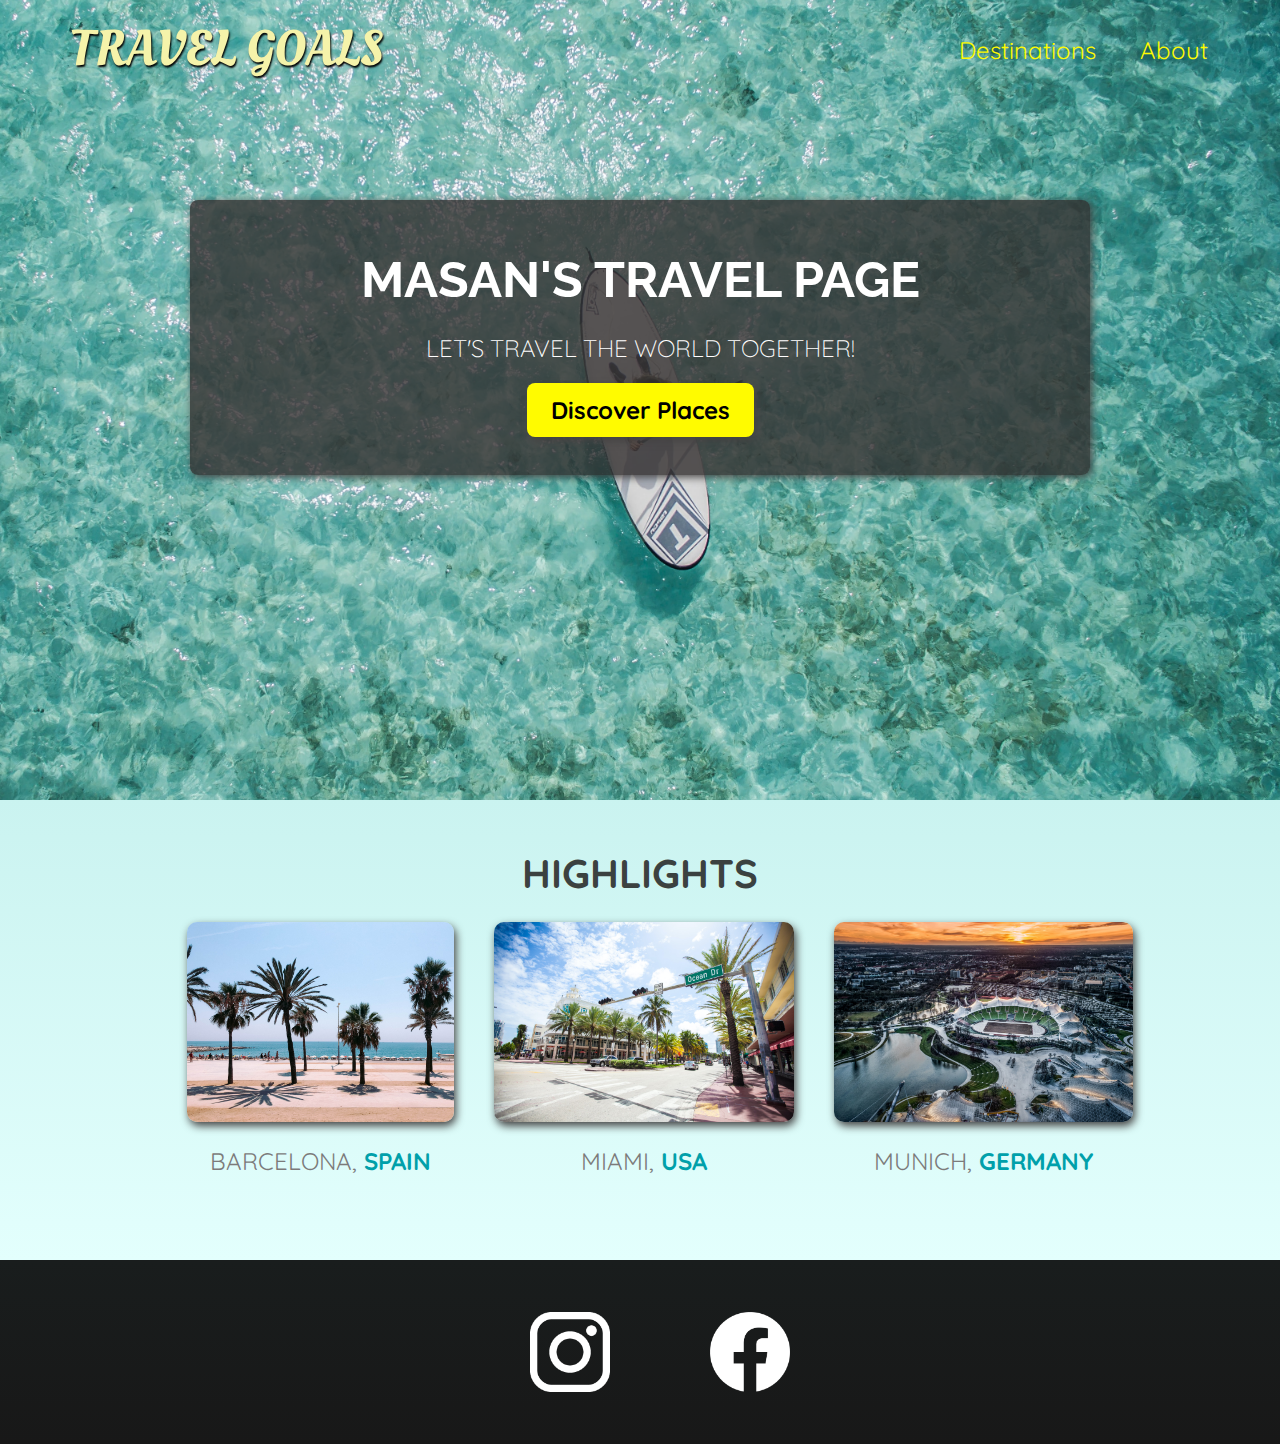
<file: index.html>
<!DOCTYPE html>
<html lang="en">
  <head>
    <meta charset="UTF-8" />
    <title>Travel Goals</title>
    <link rel="stylesheet" href="assets/css/shared.css" />
    <link rel="stylesheet" href="assets/css/style.css" />
    <link
      href="https://fonts.googleapis.com/css2?family=Raleway:wght@700&family=Oleo+Script:wght@700&family=Quicksand:wght@300;500;700&display=swap"
      rel="stylesheet"
    />
  </head>
  <body>
    <header>
      <div id="page-logo">
        <a href="/index.html">Travel Goals</a>
      </div>
      <nav>
        <ul>
          <li><a href="/places.html">Destinations</a></li>
          <li><a href="">About</a></li>
        </ul>
      </nav>
    </header>
    <main>
      <section id="hero">
        <div id="hero-content">
          <h1>Masan's Travel Page</h1>
          <p>Let's Travel The World Together!</p>
          <a href="#">Discover Places</a>
        </div>
      </section>
      <section id="highlights">
        <h2>Highlights</h2>
        <ul id="destinations">
          <li class="destination">
            <img src="/assets/img/places/barcelona.jpg" alt="Barcelona Beach" />
            <p>Barcelona, <strong>Spain</strong></p>
          </li>
          <li class="destination">
            <img src="/assets/img/places/miami.jpg" alt="Miami Road" />
            <p>Miami, <strong>USA</strong></p>
          </li>
          <li class="destination">
            <img src="/assets/img/places/munich.jpg" alt="Munich Stadium" />
            <p>Munich, <strong>Germany</strong></p>
          </li>
        </ul>
      </section>
    </main>
    <footer>
      <ul>
        <li>
          <a href="https://instagram.com"
            ><img src="/assets/img/icons/insta.png" alt="instagram"
          /></a>
        </li>
        <li>
          <a href="https://facebook.com">
            <img src="/assets/img/icons/facebook.png" alt="facebook" />
          </a>
        </li>
      </ul>
    </footer>
  </body>
</html>
</file>
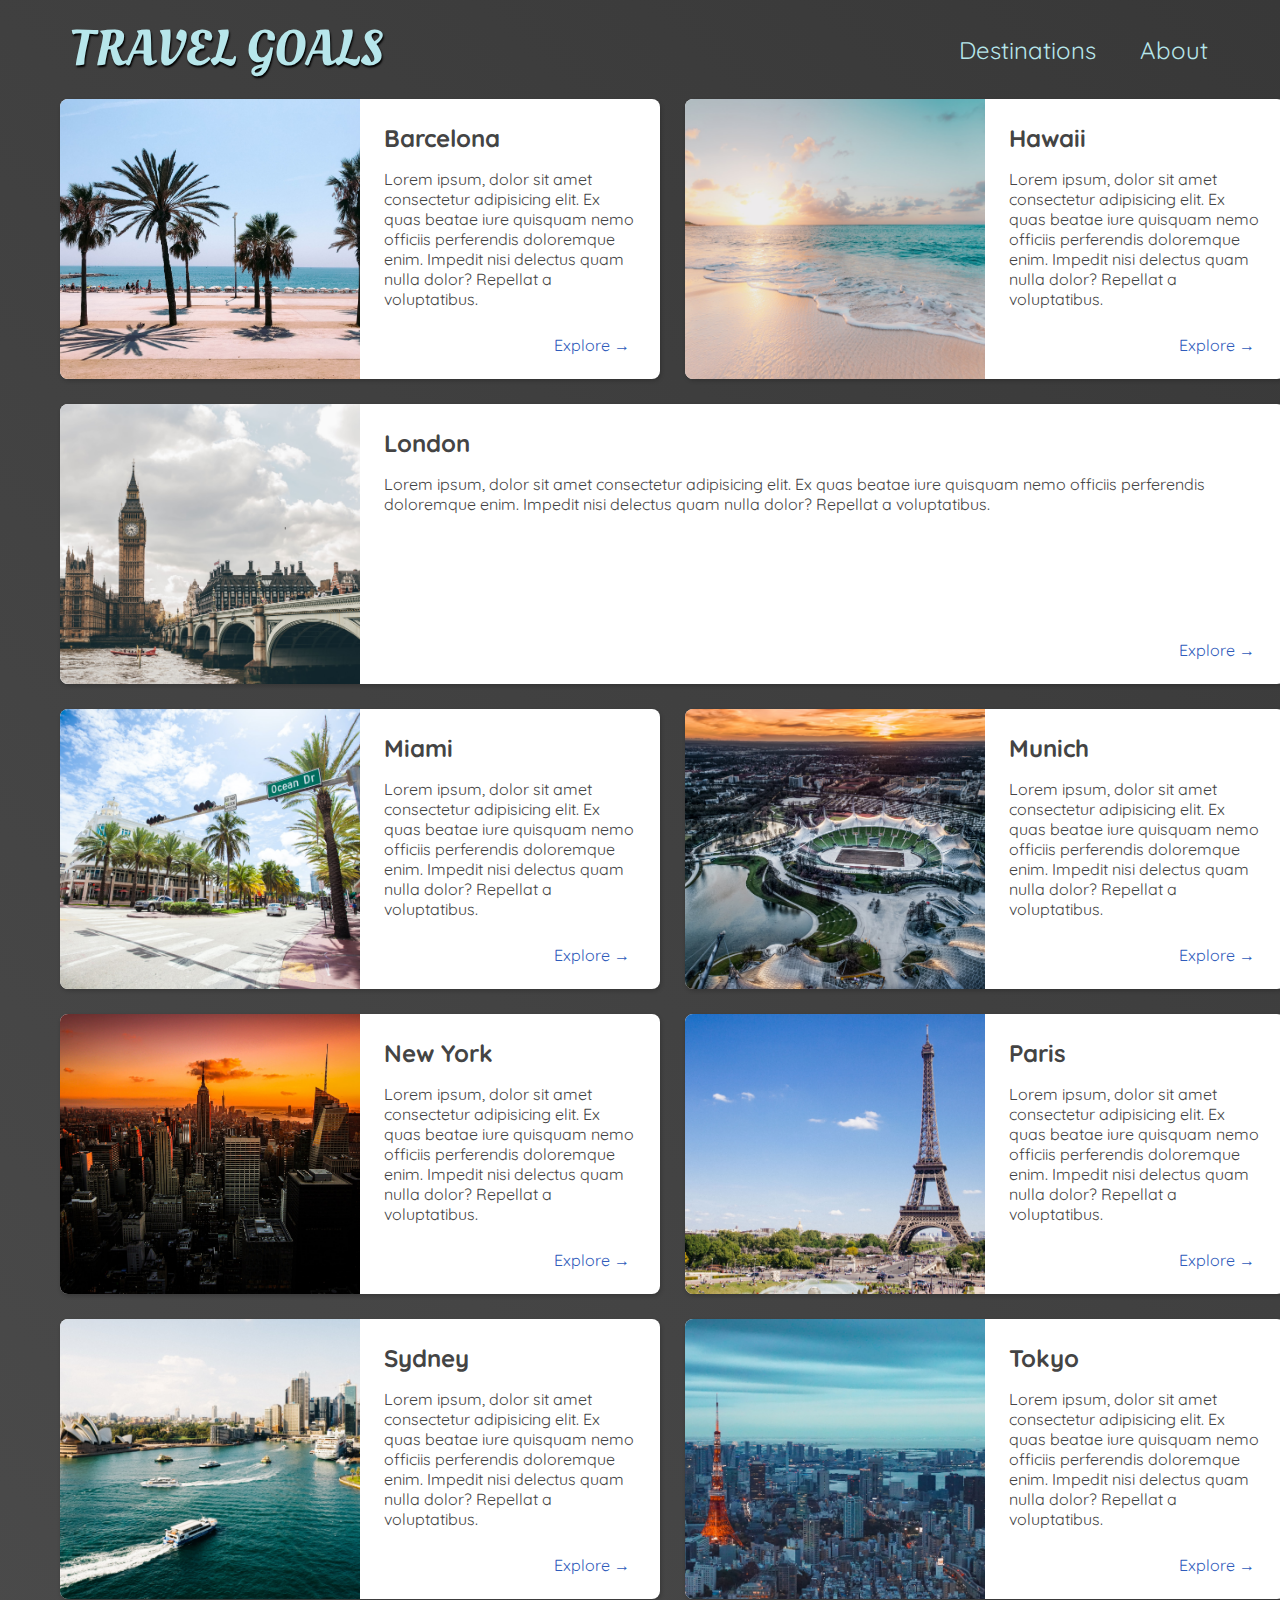
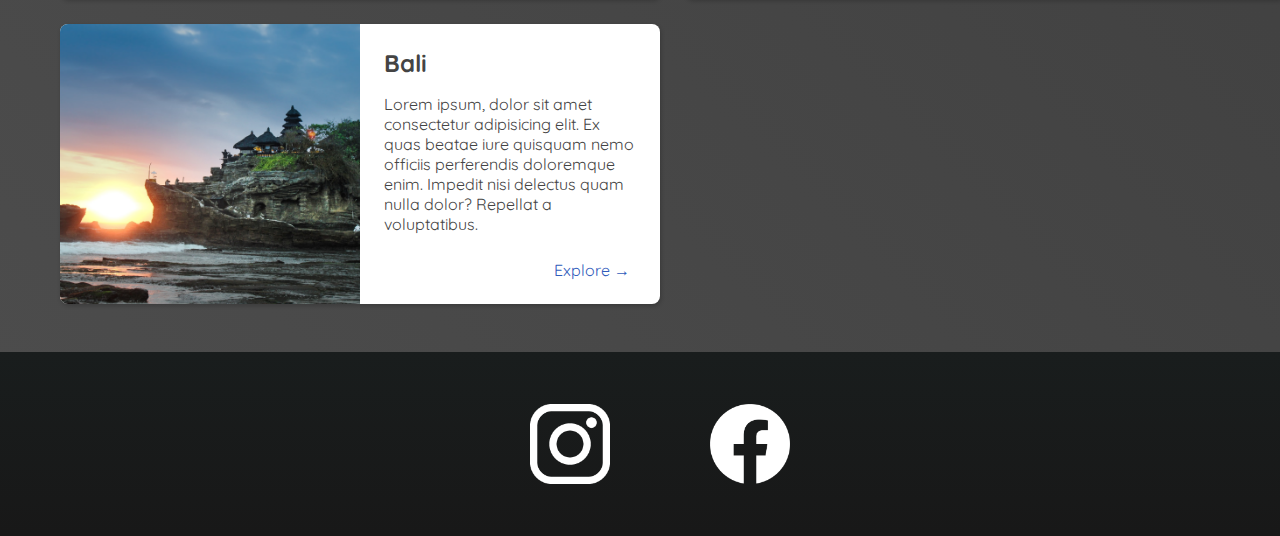
<file: places.html>
<!DOCTYPE html>
<html lang="en">
  <head>
    <meta charset="UTF-8" />
    <title>Travel Goals</title>
    <link rel="stylesheet" href="assets/css/shared.css" />
    <link rel="stylesheet" href="assets/css/places.css" />
    <link
      href="https://fonts.googleapis.com/css2?family=Raleway:wght@700&family=Oleo+Script:wght@700&family=Quicksand:wght@300;500;700&display=swap"
      rel="stylesheet"
    />
  </head>
  <body>
    <header>
      <div id="page-logo">
        <a href="/index.html">Travel Goals</a>
      </div>
      <nav>
        <ul>
          <li><a href="/places.html">Destinations</a></li>
          <li><a href="">About</a></li>
        </ul>
      </nav>
    </header>
    <main>
      <ul>
        <li>
          <img
            src="/assets/img/places/barcelona.jpg"
            alt="Beach of Barcelona"
          />
          <div class="item-contents">
            <div class="description">
              <h2>Barcelona</h2>
              <p>
                Lorem ipsum, dolor sit amet consectetur adipisicing elit. Ex
                quas beatae iure quisquam nemo officiis perferendis doloremque
                enim. Impedit nisi delectus quam nulla dolor? Repellat a
                voluptatibus.
              </p>
            </div>
            <div class="actions">
              <a href="https://en.wikipedia.org/wiki/Barcelona"
                >Explore &rarr;</a
              >
            </div>
          </div>
        </li>
        <li>
          <img src="/assets/img/places/hawaii.jpg" alt="Hawaii Beach" />
          <div class="item-contents">
            <div class="description">
              <h2>Hawaii</h2>
              <p>
                Lorem ipsum, dolor sit amet consectetur adipisicing elit. Ex
                quas beatae iure quisquam nemo officiis perferendis doloremque
                enim. Impedit nisi delectus quam nulla dolor? Repellat a
                voluptatibus.
              </p>
            </div>
            <div class="actions">
              <a href="https://en.wikipedia.org/wiki/Hawaii">Explore &rarr;</a>
            </div>
          </div>
        </li>
        <li>
          <img src="/assets/img/places/london.jpg" alt="London City" />
          <div class="item-contents">
            <div class="description">
              <h2>London</h2>
              <p>
                Lorem ipsum, dolor sit amet consectetur adipisicing elit. Ex
                quas beatae iure quisquam nemo officiis perferendis doloremque
                enim. Impedit nisi delectus quam nulla dolor? Repellat a
                voluptatibus.
              </p>
            </div>
            <div class="actions">
              <a href="https://en.wikipedia.org/wiki/London">Explore &rarr;</a>
            </div>
          </div>
        </li>
        <li>
          <img src="/assets/img/places/miami.jpg" alt="Miami Streets" />
          <div class="item-contents">
            <div class="description">
              <h2>Miami</h2>
              <p>
                Lorem ipsum, dolor sit amet consectetur adipisicing elit. Ex
                quas beatae iure quisquam nemo officiis perferendis doloremque
                enim. Impedit nisi delectus quam nulla dolor? Repellat a
                voluptatibus.
              </p>
            </div>
            <div class="actions">
              <a href="https://en.wikipedia.org/wiki/Miami">Explore &rarr;</a>
            </div>
          </div>
        </li>
        <li>
          <img
            src="/assets/img/places/munich.jpg"
            alt="Munich Football Stadium"
          />
          <div class="item-contents">
            <div class="description">
              <h2>Munich</h2>
              <p>
                Lorem ipsum, dolor sit amet consectetur adipisicing elit. Ex
                quas beatae iure quisquam nemo officiis perferendis doloremque
                enim. Impedit nisi delectus quam nulla dolor? Repellat a
                voluptatibus.
              </p>
            </div>
            <div class="actions">
              <a href="https://en.wikipedia.org/wiki/Munich">Explore &rarr;</a>
            </div>
          </div>
        </li>
        <li>
          <img
            src="/assets/img/places/new-york-city.jpg"
            alt="New York City Skyline"
          />
          <div class="item-contents">
            <div class="description">
              <h2>New York</h2>
              <p>
                Lorem ipsum, dolor sit amet consectetur adipisicing elit. Ex
                quas beatae iure quisquam nemo officiis perferendis doloremque
                enim. Impedit nisi delectus quam nulla dolor? Repellat a
                voluptatibus.
              </p>
            </div>
            <div class="actions">
              <a href="https://en.wikipedia.org/wiki/New_York_City"
                >Explore &rarr;</a
              >
            </div>
          </div>
        </li>
        <li>
          <img src="/assets/img/places/paris.jpg" alt="Paris City" />
          <div class="item-contents">
            <div class="description">
              <h2>Paris</h2>
              <p>
                Lorem ipsum, dolor sit amet consectetur adipisicing elit. Ex
                quas beatae iure quisquam nemo officiis perferendis doloremque
                enim. Impedit nisi delectus quam nulla dolor? Repellat a
                voluptatibus.
              </p>
            </div>
            <div class="actions">
              <a href="https://en.wikipedia.org/wiki/Paris">Explore &rarr;</a>
            </div>
          </div>
        </li>
        <li>
          <img src="/assets/img/places/sydney.jpg" alt="Sydney Beach" />
          <div class="item-contents">
            <div class="description">
              <h2>Sydney</h2>
              <p>
                Lorem ipsum, dolor sit amet consectetur adipisicing elit. Ex
                quas beatae iure quisquam nemo officiis perferendis doloremque
                enim. Impedit nisi delectus quam nulla dolor? Repellat a
                voluptatibus.
              </p>
            </div>
            <div class="actions">
              <a href="https://en.wikipedia.org/wiki/Sydney">Explore &rarr;</a>
            </div>
          </div>
        </li>
        <li>
          <img src="/assets/img/places/tokyo.jpg" alt="Tokyo Skyline" />
          <div class="item-contents">
            <div class="description">
              <h2>Tokyo</h2>
              <p>
                Lorem ipsum, dolor sit amet consectetur adipisicing elit. Ex
                quas beatae iure quisquam nemo officiis perferendis doloremque
                enim. Impedit nisi delectus quam nulla dolor? Repellat a
                voluptatibus.
              </p>
            </div>
            <div class="actions">
              <a href="https://en.wikipedia.org/wiki/Tokyo">Explore &rarr;</a>
            </div>
          </div>
        </li>
        <li>
          <img src="/assets/img/places/bali.jpg" alt="Beach of Bali" />
          <div class="item-contents">
            <div class="description">
              <h2>Bali</h2>
              <p>
                Lorem ipsum, dolor sit amet consectetur adipisicing elit. Ex
                quas beatae iure quisquam nemo officiis perferendis doloremque
                enim. Impedit nisi delectus quam nulla dolor? Repellat a
                voluptatibus.
              </p>
            </div>
            <div class="actions">
              <a href="https://en.wikipedia.org/wiki/Bali">Explore &rarr;</a>
            </div>
          </div>
        </li>
      </ul>
    </main>
    <footer>
      <ul>
        <li>
          <a href="https://instagram.com"
            ><img src="/assets/img/icons/insta.png" alt="instagram"
          /></a>
        </li>
        <li>
          <a href="https://facebook.com">
            <img src="/assets/img/icons/facebook.png" alt="facebook" />
          </a>
        </li>
      </ul>
    </footer>
  </body>
</html>
</file>
<file: assets/css/shared.css>
body {
    font-family: 'Quicksand', sans-serif;
    margin: 0;
}

header {
    display: flex;
    flex-direction: row;
    justify-content: space-between;
    align-items: center;
    padding: 15px 60px;
    position: absolute;
    width: 100%;
    box-sizing: border-box;
    top: 0;
    left: 0;
}

header a {
    text-decoration: none;
    color: rgb(255, 251, 0);
    font-size: 24px;
    padding: 12px;
    border-radius: 8px;
    text-shadow: 1px 1px 2px rgba(0, 0, 0, 0)
}

header nav a:hover {
    color: rgb(77, 77, 77);
    background-color: rgb(255, 251, 0);
}

header ul {
    list-style: none;
    margin: 0;
    padding: 0;
    font-size: 20px;
    display: flex;
    flex-direction: row;
    justify-content: flex-end;
    text-align: right;
}

header ul li {
    margin-left: 20px;
}

#page-logo a {
    padding: 10px;
    font-family: 'Oleo Script', sans-serif;
    color: rgb(245, 243, 170);
    font-size: 50px;
    text-decoration: none;
    text-transform: uppercase;
    text-shadow: 1px 2px 2px rgb(0, 0, 0);
}

footer {
    padding: 36px 0;
    background: linear-gradient(0deg, rgb(24, 24, 24), rgb(25, 29, 29))
}

footer ul {
    display: flex;
    justify-content: center;
    list-style: none;
}

footer li {
    width: 80px;
    height: 80px;
    margin: 0 50px;
}

footer img {
    width: 100%;
    height: 100%;
}
</file>
<file: assets/css/style.css>
#hero {
    height: 800px;
    background-image: url('/assets/img/places/ocean.jpg');
    background-position: center;
    background-size: cover;
}

#hero-content {
    width: 900px;
    background-color: rgba(51, 47, 47, 0.8);
    box-shadow: 2px 2px 8px rgb(68, 67, 67);
    border-radius: 8px;
    text-align: center;
    padding: 50px 0;
    margin: 0 auto;
    position: relative;
    top: 200px;
}

#hero-content h1 {
    color: white;
    text-transform: uppercase;
    font-size: 50px;
    font-family: 'Raleway', sans-serif;
    margin: 0;
}

#hero-content p {
    color: white;
    text-transform: uppercase;
    font-size: 24px;
    font-weight: 300;
    margin-bottom: 32px;
}

#hero-content a {
    text-decoration: none;
    background-color: rgb(255, 251, 0);
    padding: 12px 24px;
    color: black;
    font-size: 24px;
    font-weight: 700;
    border-radius: 8px;
    box-shadow: 2px 4px 8px rgb(68, 67, 67);
}

#hero-content a:hover {
    background-color: rgb(255, 238, 0);
}



#highlights {
    padding: 24px;
    background: linear-gradient(0deg, rgb(227, 255, 253), rgb(202, 243, 240))
}

#highlights h2 {
    text-align: center;
    text-transform: uppercase;
    font-size: 40px;
    color: rgb(59, 65, 64);
    margin: 24px 0;
}

#destinations {
    display: flex;
    width: 90%;
    margin: auto;
    margin-bottom: 40px;
    list-style: none;
    justify-content: center;
}

.destination {
    margin: 0 20px;
    text-transform: uppercase;
}

.destination strong {
    color: rgb(0, 160, 170);
}

.destination img {
    height: 200px;
    width: 100%;
    border-radius: 10px;
    box-shadow: 2px 4px 8px rgb(68, 67, 67);
    object-fit: cover;
}

.destination p {
    text-align: center;
    font-size: 24px;
    color: rgb(124, 123, 123);
    margin: 20px 0;
}
</file>
<file: assets/css/places.css>
body {
    background: linear-gradient(45deg, rgb(77, 77, 77), rgb(56, 56, 56));
    color: rgb(68, 68, 68);
}

header {
    position: static;
}

#page-logo a {
    color: rgb(183, 230, 235);
}

header a {
    color: rgb(183, 230, 235);
}

header nav a:hover {
    background-color: rgb(183, 230, 235);
    color: rgb(59, 59, 59);
}

main ul {
    width: 1200px;
    margin: 0 auto 48px auto;
    display: grid;
    grid-template-columns: 600px 600px;
    gap: 25px 25px;
}

main ul li:nth-child(3) {
    grid-column: 1 / 3;
}

main li {
    display: flex;
    background-color: #fff;
    box-shadow: 1px 2px 4px rgba(0, 0, 0, 0.2);
    border-radius: 8px;
    overflow: hidden;
}

.item-contents {
    padding: 24px;
    display: flex;
    flex-direction: column;
    justify-content: space-between;
}

.item-contents h2 {
    margin: 0;
}

main li img {
    width: 300px;
    height: 280px;
    object-fit: cover;
}

.actions {
    text-align: right;
}

.actions a {
    padding: 8px;
    border-radius: 8px;
    text-decoration: none;
    color: rgb(48, 92, 187);
    padding: 6px;
}

.actions a:hover {
    background-color: rgb(223, 223, 223);
}
</file>
